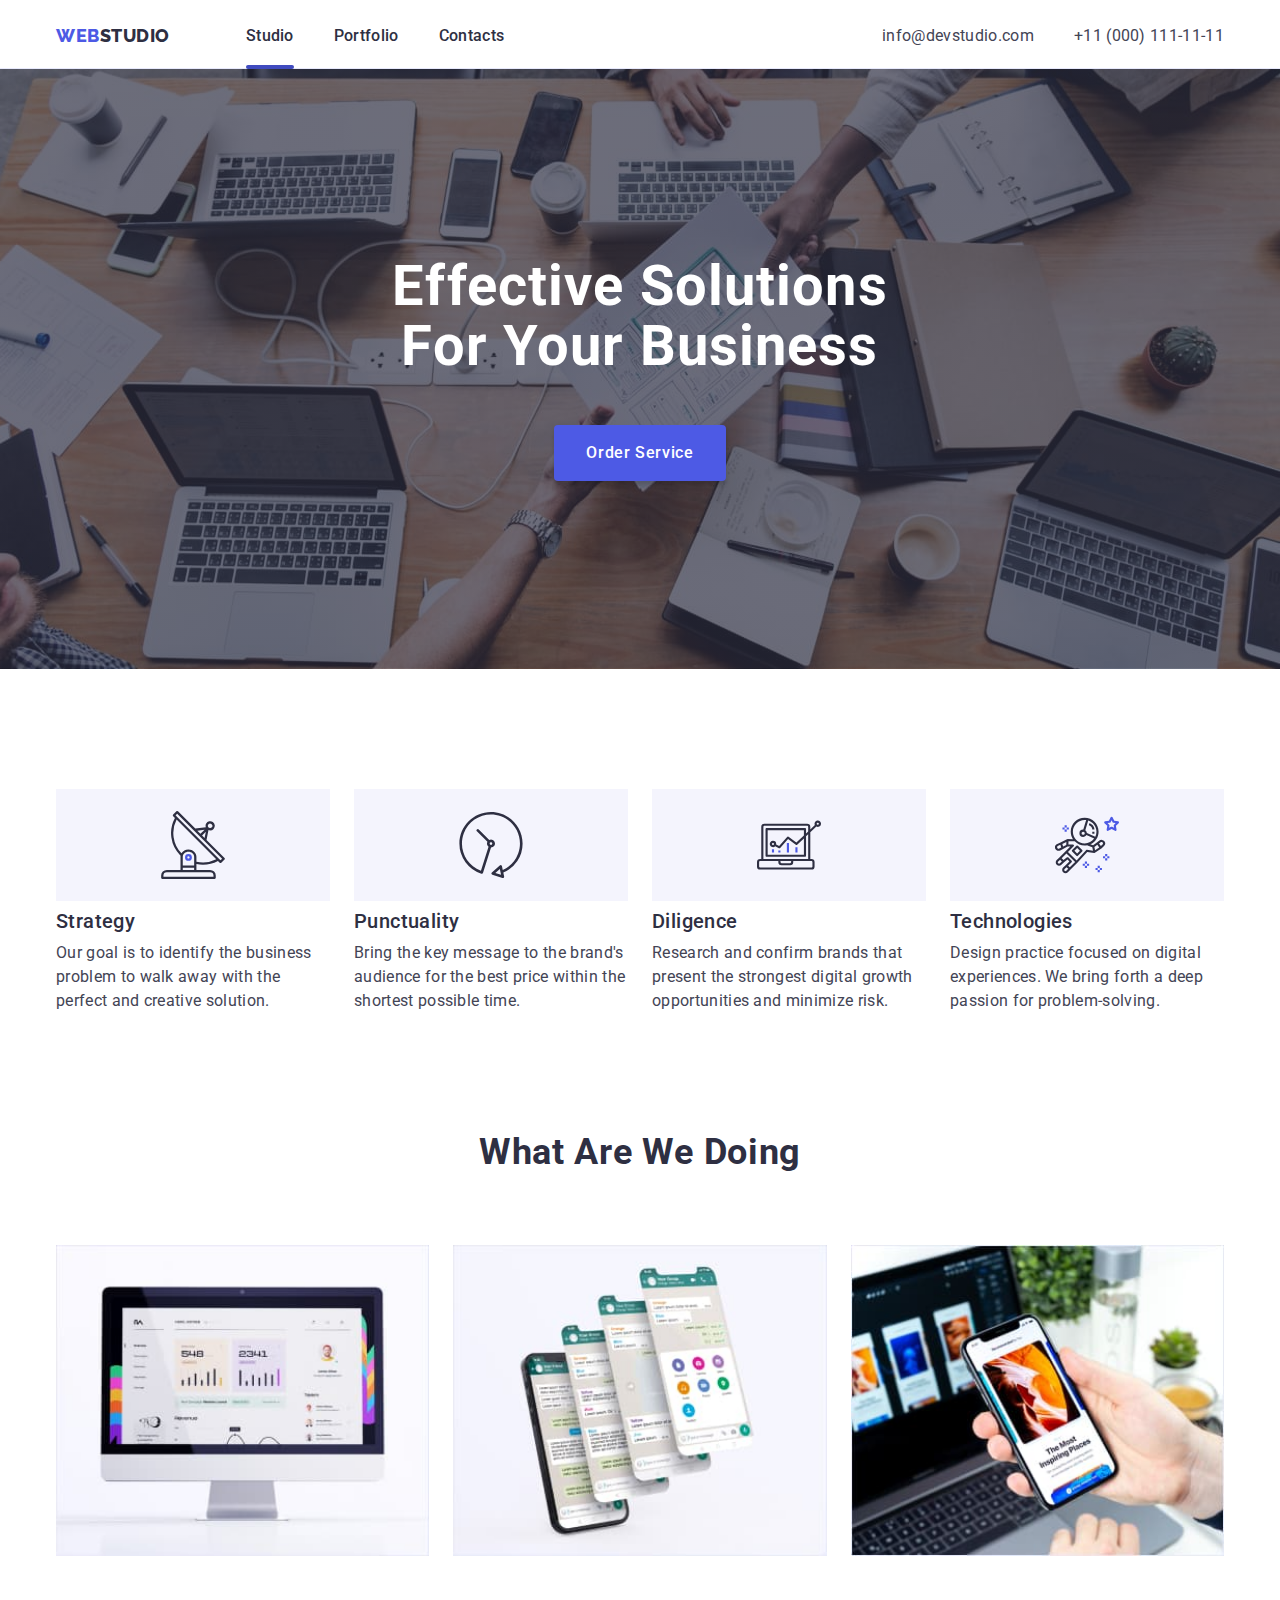
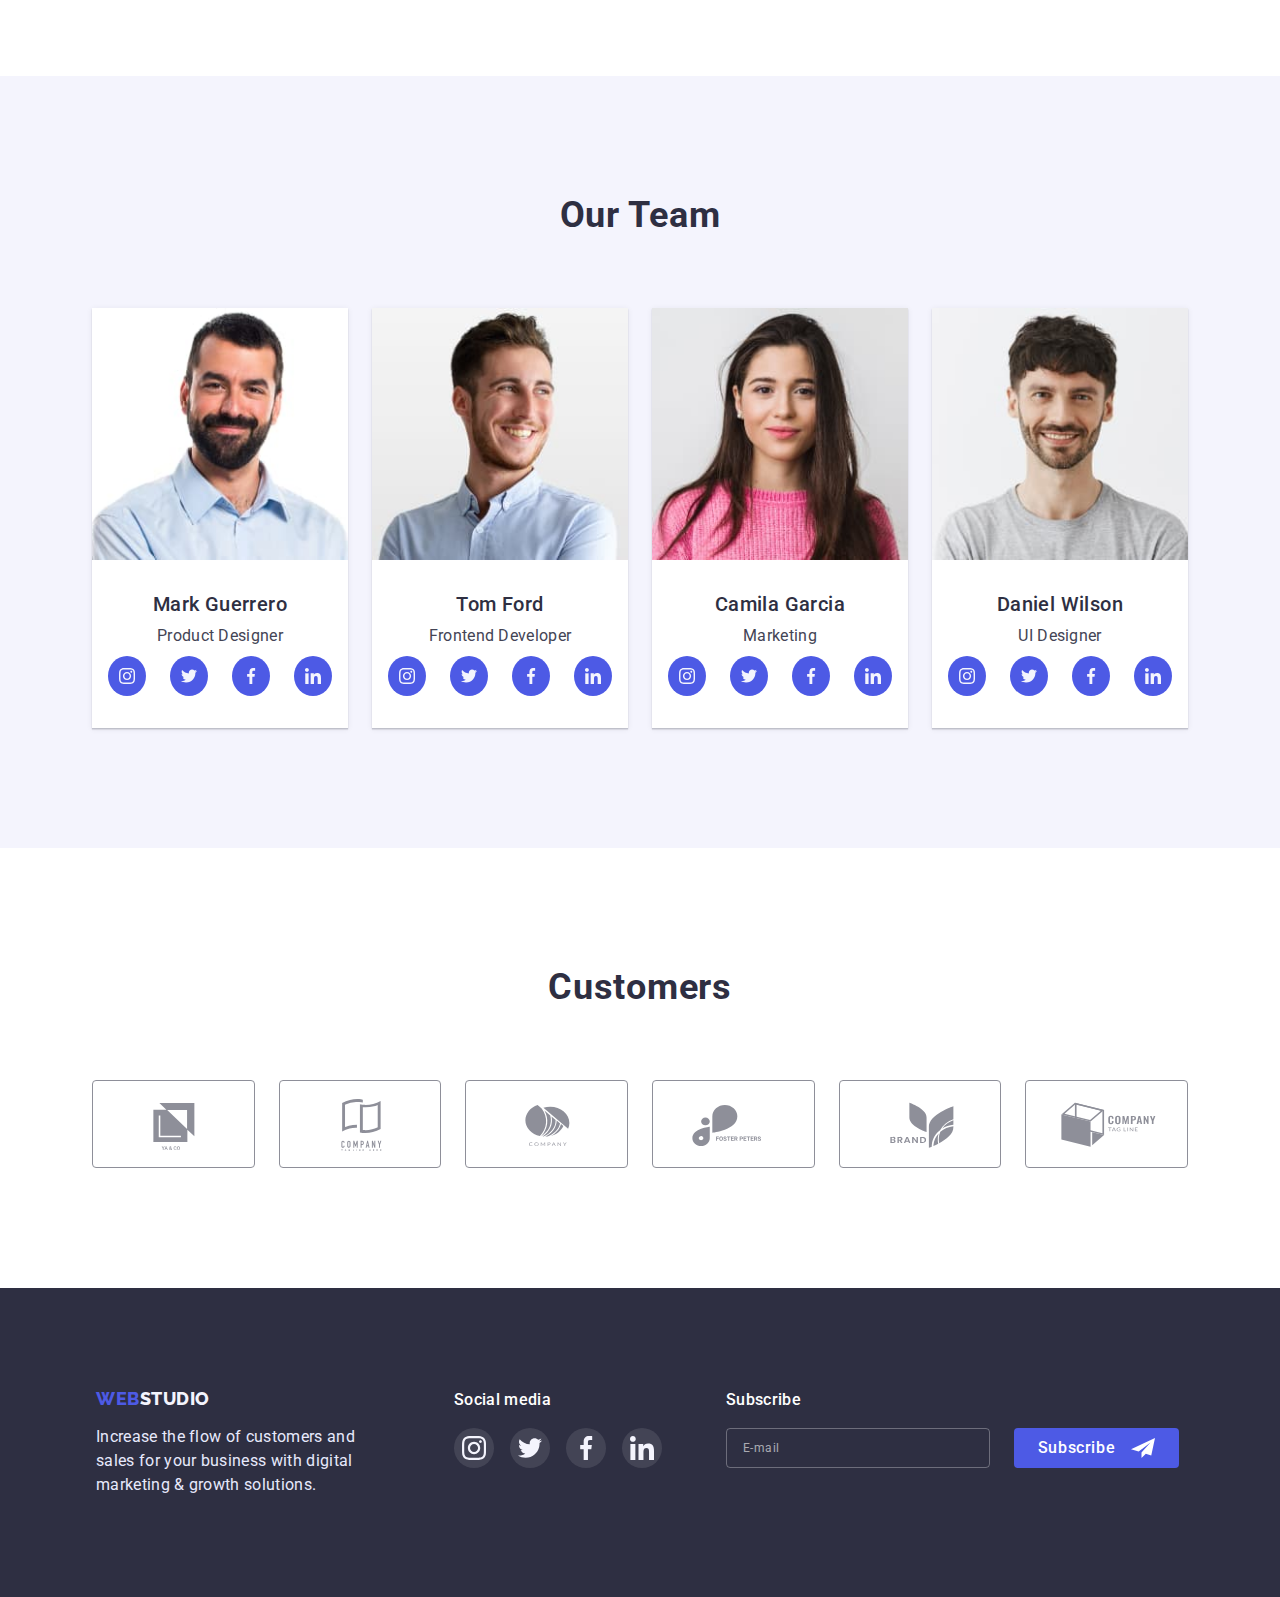
<file: index.html>
<!DOCTYPE html>
<html lang="en">
  <head>
    <meta charset="UTF-8" />
    <meta http-equiv="X-UA-Compatible" content="IE=edge" />
    <meta name="viewport" content="width=device-width, initial-scale=1.0" />
    <title>WebStudio</title>
    <link rel="preconnect" href="https://fonts.googleapis.com" />
    <link rel="preconnect" href="https://fonts.gstatic.com" crossorigin />
    <link
      href="https://fonts.googleapis.com/css2?family=Raleway:wght@800&family=Roboto:wght@400;500;700&display=swap"
      rel="stylesheet"
    />
    <link
      rel="stylesheet"
      href="https://cdnjs.cloudflare.com/ajax/libs/modern-normalize/1.1.0/modern-normalize.min.css"
    />

    <link rel="stylesheet" href="./css/styles.css" />
    <link rel="stylesheet" href="./css/mobile.css" />
    <link rel="stylesheet" href="./css/tablet.css" />
    <link rel="stylesheet" href="./css/desktop.css" />
  </head>
  <body class="body">
    <!--HEADER-->
    <header class="main-header">
      <div class="container header-container">
        <nav class="main-nav">
          <a class="logotype link" href="./index.html"
            >Web<span class="header-logo-part">Studio</span>
          </a>
          <ul class="menu list">
            <li class="menu-item">
              <a class="menu-link link current" href="./index.html">Studio</a>
            </li>
            <li class="menu-item">
              <a class="menu-link link" href="./portfolio.html">Portfolio</a>
            </li>
            <li class="menu-item">
              <a class="menu-link link" href="">Contacts</a>
            </li>
          </ul>
        </nav>
        <address class="contacts-address">
          <ul class="address-menu list">
            <li class="address-menu-item">
              <a class="contact-e-mail link" href="mailto:info@devstudio.com"
                >info@devstudio.com</a
              >
            </li>
            <li class="address-menu-item">
              <a class="contact-phone-number link" href="tel:+110001111111"
                >+11 (000) 111-11-11</a
              >
            </li>
          </ul>
        </address>
        <button class="header-menu-btn" type="button" data-menu-open>
          <svg class="header-btn-menu-icon" width="32" height="22">
            <use href="./images/icons.svg/icons.svg#icon-menu-btn-icon"></use>
          </svg>
        </button>
      </div>
      <!-- ------- MOB MENU  -------- -->
      <div class="mob-menu is-hidden" data-menu>
        <div class="container">
          <div>
            <button class="mob-menu-close" data-menu-close type="button">
              <svg class="mob-menu-close-icon" width="8" height="8">
                <use
                  href="./images/icons.svg/modal-wind-x.svg#icon-close-black-xx"
                ></use>
              </svg>
            </button>
            <nav>
              <ul class="mob-menu-list list">
                <li class="mob-menu-item">
                  <a class="mob-menu-link link current" href="./index.html"
                    >Studio</a
                  >
                </li>
                <li class="mob-menu-item">
                  <a class="mob-menu-link link" href="./portfolio.html"
                    >Portfolio</a
                  >
                </li>
                <li class="mob-menu-item">
                  <a class="mob-menu-link link" href="">Contacts</a>
                </li>
              </ul>
            </nav>
          </div>
          <div>
            <address class="mob-contacts-address">
              <ul class="mob-address-menu-list list">
                <li class="mob-address-menu-item">
                  <a
                    class="mob-contact-phone-number link"
                    href="tel:+110001111111"
                    >+11 (000) 111-11-11</a
                  >
                </li>
                <li class="mob-address-menu-item">
                  <a
                    class="mob-contact-e-mail link"
                    href="mailto:info@devstudio.com"
                    >info@devstudio.com</a
                  >
                </li>
              </ul>
            </address>
            <ul class="mob-soc-list list">
              <li class="mob-soc-item">
                <a href="" class="mob-soc-link link">
                  <svg class="mob-soc-icon" width="16" height="16">
                    <use
                      href="./images/icons.svg/symbol-defs.svg#icon-instagram"
                    ></use>
                  </svg>
                </a>
              </li>
              <li class="mob-soc-item">
                <a href="" class="mob-soc-link link">
                  <svg class="mob-soc-icon" width="16" height="16">
                    <use
                      href="./images/icons.svg/symbol-defs.svg#icon-twitter"
                    ></use>
                  </svg>
                </a>
              </li>
              <li class="mob-soc-item">
                <a href="" class="mob-soc-link link">
                  <svg class="mob-soc-icon" width="16" height="16">
                    <use
                      href="./images/icons.svg/symbol-defs.svg#icon-facebook"
                    ></use>
                  </svg>
                </a>
              </li>
              <li class="mob-soc-item">
                <a href="" class="mob-soc-link link">
                  <svg class="mob-soc-icon" width="16" height="16">
                    <use
                      href="./images/icons.svg/symbol-defs.svg#icon-linkedin"
                    ></use>
                  </svg>
                </a>
              </li>
            </ul>
          </div>
        </div>
      </div>
    </header>
    <!--MAIN-->
    <main class="main">
      <!--HERO-->
      <section class="hero">
        <h1 class="main-title">Effective Solutions for Your Business</h1>
        <button class="modal-btn" data-modal-open type="button">
          Order Service
        </button>
      </section>
      <!--PRINCIPLRS OF WORK-->
      <section class="principles">
        <div class="container">
          <h2 class="visually-hidden">Principles of work</h2>
          <ul class="principles-list list">
            <li class="principles-item icon-sat-antenna">
              <h3 class="principles-suptitle suptitle">Strategy</h3>
              <p class="principles-text">
                Our goal is to identify the business problem to walk away with
                the perfect and creative solution.
              </p>
            </li>
            <li class="principles-item icon-clock">
              <h3 class="principles-suptitle suptitle">Punctuality</h3>
              <p class="principles-text">
                Bring the key message to the brand's audience for the best price
                within the shortest possible time.
              </p>
            </li>
            <li class="principles-item icon-comp">
              <h3 class="principles-suptitle suptitle">Diligence</h3>
              <p class="principles-text">
                Research and confirm brands that present the strongest digital
                growth opportunities and minimize risk.
              </p>
            </li>
            <li class="principles-item icon-cosmonaut">
              <h3 class="principles-suptitle suptitle">Technologies</h3>
              <p class="principles-text">
                Design practice focused on digital experiences. We bring forth a
                deep passion for problem-solving.
              </p>
            </li>
          </ul>
        </div>
      </section>
      <!--ABOUT-->
      <section class="about">
        <div class="container">
          <h2 class="about-title">What are we doing</h2>
          <ul class="about-list list">
            <li class="about-item">
              <img
                srcset="./images/monitor1.jpg 1x, ./images/monitor1-2x.jpg 2x"
                src="./images/monitor1.jpg"
                alt="monitor"
                width="360"
              />
            </li>
            <li class="about-item">
              <img
                srcset="
                  ./images/smartphone2.jpg    1x,
                  ./images/smartphone2-2x.jpg 2x
                "
                src="./images/smartphone2.jpg"
                alt="smartphone"
                width="360"
              />
            </li>
            <li class="about-item">
              <img
                srcset="
                  ./images/smartphone-laptop3.jpg    1x,
                  ./images/smartphone-laptop3-2x.jpg 2x
                "
                src="./images/smartphone-laptop3.jpg"
                alt="smartphone laptop"
                width="360"
              />
            </li>
          </ul>
        </div>
      </section>
      <!--OUR TEAM-->
      <section class="team">
        <div class="container container-small">
          <h2 class="team-title">Our Team</h2>
          <ul class="team-list list">
            <li class="team-item">
              <img
                srcset="
                  ./images/mark-guerrero1.jpg    1x,
                  ./images/mark-guerrero1-2x.jpg 2x
                "
                src="./images/mark-guerrero1.jpg"
                alt="employee mark guerrero"
                width="264"
              />
              <div class="team-suptitle-text">
                <h3 class="team-suptitle suptitle">Mark Guerrero</h3>
                <p class="team-text">Product Designer</p>
                <ul class="team-soc-list list">
                  <li class="team-soc-item">
                    <a href="" class="team-soc-link link">
                      <svg class="team-soc-icon" width="16" height="16">
                        <use
                          href="./images/icons.svg/symbol-defs.svg#icon-instagram"
                        ></use>
                      </svg>
                    </a>
                  </li>
                  <li class="team-soc-item">
                    <a href="" class="team-soc-link link">
                      <svg class="team-soc-icon" width="16" height="16">
                        <use
                          href="./images/icons.svg/symbol-defs.svg#icon-twitter"
                        ></use>
                      </svg>
                    </a>
                  </li>
                  <li class="team-soc-item">
                    <a href="" class="team-soc-link link">
                      <svg class="team-soc-icon" width="16" height="16">
                        <use
                          href="./images/icons.svg/symbol-defs.svg#icon-facebook"
                        ></use>
                      </svg>
                    </a>
                  </li>
                  <li class="team-soc-item">
                    <a href="" class="team-soc-link link">
                      <svg class="team-soc-icon" width="16" height="16">
                        <use
                          href="./images/icons.svg/symbol-defs.svg#icon-linkedin"
                        ></use>
                      </svg>
                    </a>
                  </li>
                </ul>
              </div>
            </li>
            <li class="team-item">
              <img
                srcset="./images/tom-ford2.jpg 1x, ./images/tom-ford2-2x.jpg 2x"
                src="./images/tom-ford2.jpg"
                alt="employee tom ford"
                width="264"
              />
              <div class="team-suptitle-text">
                <h3 class="team-suptitle suptitle">Tom Ford</h3>
                <p class="team-text">Frontend Developer</p>
                <ul class="team-soc-list list">
                  <li class="team-soc-item">
                    <a href="" class="team-soc-link link">
                      <svg class="team-soc-icon" width="16" height="16">
                        <use
                          href="./images/icons.svg/symbol-defs.svg#icon-instagram"
                        ></use>
                      </svg>
                    </a>
                  </li>
                  <li class="team-soc-item">
                    <a href="" class="team-soc-link link">
                      <svg class="team-soc-icon" width="16" height="16">
                        <use
                          href="./images/icons.svg/symbol-defs.svg#icon-twitter"
                        ></use>
                      </svg>
                    </a>
                  </li>
                  <li class="team-soc-item">
                    <a href="" class="team-soc-link link">
                      <svg class="team-soc-icon" width="16" height="16">
                        <use
                          href="./images/icons.svg/symbol-defs.svg#icon-facebook"
                        ></use>
                      </svg>
                    </a>
                  </li>
                  <li class="team-soc-item">
                    <a href="" class="team-soc-link link">
                      <svg class="team-soc-icon" width="16" height="16">
                        <use
                          href="./images/icons.svg/symbol-defs.svg#icon-linkedin"
                        ></use>
                      </svg>
                    </a>
                  </li>
                </ul>
              </div>
            </li>
            <li class="team-item">
              <img
                srcset="
                  ./images/camila-garcia3.jpg    1x,
                  ./images/camila-garcia3-2x.jpg 2x
                "
                src="./images/camila-garcia3.jpg"
                alt="employee camila garcia"
                width="264"
              />
              <div class="team-suptitle-text">
                <h3 class="team-suptitle suptitle">Camila Garcia</h3>
                <p class="team-text">Marketing</p>
                <ul class="team-soc-list list">
                  <li class="team-soc-item">
                    <a href="" class="team-soc-link link">
                      <svg class="team-soc-icon" width="16" height="16">
                        <use
                          href="./images/icons.svg/symbol-defs.svg#icon-instagram"
                        ></use>
                      </svg>
                    </a>
                  </li>
                  <li class="team-soc-item">
                    <a href="" class="team-soc-link link">
                      <svg class="team-soc-icon" width="16" height="16">
                        <use
                          href="./images/icons.svg/symbol-defs.svg#icon-twitter"
                        ></use>
                      </svg>
                    </a>
                  </li>
                  <li class="team-soc-item">
                    <a href="" class="team-soc-link link">
                      <svg class="team-soc-icon" width="16" height="16">
                        <use
                          href="./images/icons.svg/symbol-defs.svg#icon-facebook"
                        ></use>
                      </svg>
                    </a>
                  </li>
                  <li class="team-soc-item">
                    <a href="" class="team-soc-link link">
                      <svg class="team-soc-icon" width="16" height="16">
                        <use
                          href="./images/icons.svg/symbol-defs.svg#icon-linkedin"
                        ></use>
                      </svg>
                    </a>
                  </li>
                </ul>
              </div>
            </li>
            <li class="team-item">
              <img
                srcset="
                  ./images/daniel-wilson4.jpg    1x,
                  ./images/daniel-wilson4-2x.jpg 2x
                "
                src="./images/daniel-wilson4.jpg"
                alt="employee daniel wilson"
                width="264"
              />
              <div class="team-suptitle-text">
                <h3 class="team-suptitle suptitle">Daniel Wilson</h3>
                <p class="team-text">UI Designer</p>
                <ul class="team-soc-list list">
                  <li class="team-soc-item">
                    <a href="" class="team-soc-link link">
                      <svg class="team-soc-icon" width="16" height="16">
                        <use
                          href="./images/icons.svg/symbol-defs.svg#icon-instagram"
                        ></use>
                      </svg>
                    </a>
                  </li>
                  <li class="team-soc-item">
                    <a href="" class="team-soc-link link">
                      <svg class="team-soc-icon" width="16" height="16">
                        <use
                          href="./images/icons.svg/symbol-defs.svg#icon-twitter"
                        ></use>
                      </svg>
                    </a>
                  </li>
                  <li class="team-soc-item">
                    <a href="" class="team-soc-link link">
                      <svg class="team-soc-icon" width="16" height="16">
                        <use
                          href="./images/icons.svg/symbol-defs.svg#icon-facebook"
                        ></use>
                      </svg>
                    </a>
                  </li>
                  <li class="team-soc-item">
                    <a href="" class="team-soc-link link">
                      <svg class="team-soc-icon" width="16" height="16">
                        <use
                          href="./images/icons.svg/symbol-defs.svg#icon-linkedin"
                        ></use>
                      </svg>
                    </a>
                  </li>
                </ul>
              </div>
            </li>
          </ul>
        </div>
      </section>
      <!--CUSTOMERS-->
      <section class="customers container-small">
        <div class="container">
          <h2 class="customers-title">Customers</h2>
          <ul class="customers-list list">
            <li class="customers-item">
              <a href="" class="customers-link link">
                <svg class="customers-icon" width="104" height="56">
                  <use
                    href="./images/icons.svg/icons.svg#icon-Logo-ya-and-co-aa"
                  ></use>
                </svg>
              </a>
            </li>
            <li class="customers-item">
              <a href="" class="customers-link link">
                <svg class="customers-icon" width="104" height="56">
                  <use
                    href="./images/icons.svg/icons.svg#icon-Logo-tagline-here-bb"
                  ></use>
                </svg>
              </a>
            </li>
            <li class="customers-item">
              <a href="" class="customers-link link">
                <svg class="customers-icon" width="104" height="56">
                  <use
                    href="./images/icons.svg/icons.svg#icon-Logo-company-cc"
                  ></use>
                </svg>
              </a>
            </li>
            <li class="customers-item">
              <a href="" class="customers-link link">
                <svg class="customers-icon" width="104" height="56">
                  <use
                    href="./images/icons.svg/icons.svg#icon-Logo-foster-peters-dd"
                  ></use>
                </svg>
              </a>
            </li>
            <li class="customers-item">
              <a href="" class="customers-link link">
                <svg class="customers-icon" width="104" height="56">
                  <use
                    href="./images/icons.svg/icons.svg#icon-Logo-brand-ee"
                  ></use>
                </svg>
              </a>
            </li>
            <li class="customers-item">
              <a href="" class="customers-link link">
                <svg class="customers-icon" width="104" height="56">
                  <use
                    href="./images/icons.svg/icons.svg#icon-Logo-company-tag-line-ff"
                  ></use>
                </svg>
              </a>
            </li>
          </ul>
        </div>
      </section>
    </main>
    <!--FOOTER-->
    <footer class="footer">
      <div class="container footer-container">
        <div class="footer-wrap-logo">
          <a class="footer-logotype link" href="./index.html"
            >Web<span class="footer-logo-part">Studio</span>
          </a>
          <p class="footer-text">
            Increase the flow of customers and sales for your business with
            digital marketing & growth solutions.
          </p>
        </div>
        <div class="footer-wrap-cocial-media">
          <h3 class="footer-suptitle">Social media</h3>
          <ul class="footer-soc-list list">
            <li class="footer-soc-item">
              <a href="" class="footer-soc-link link">
                <svg class="footer-soc-icon" width="24" height="24">
                  <use
                    href="./images/icons.svg/symbol-defs.svg#icon-instagram"
                  ></use>
                </svg>
              </a>
            </li>
            <li class="footer-soc-item">
              <a href="" class="footer-soc-link link">
                <svg class="footer-soc-icon" width="24" height="24">
                  <use
                    href="./images/icons.svg/symbol-defs.svg#icon-twitter"
                  ></use>
                </svg>
              </a>
            </li>
            <li class="footer-soc-item">
              <a href="" class="footer-soc-link link">
                <svg class="footer-soc-icon" width="24" height="24">
                  <use
                    href="./images/icons.svg/symbol-defs.svg#icon-facebook"
                  ></use>
                </svg>
              </a>
            </li>
            <li class="footer-soc-item">
              <a href="" class="footer-soc-link link">
                <svg class="footer-soc-icon" width="24" height="24">
                  <use
                    href="./images/icons.svg/symbol-defs.svg#icon-linkedin"
                  ></use>
                </svg>
              </a>
            </li>
          </ul>
        </div>
        <section class="subscribe">
          <h3 class="footer-suptitle">Subscribe</h3>
          <form class="subscribe-form">
            <input
              name="subscribe-email"
              type="email"
              class="subscribe-input"
              placeholder="E-mail"
            />
            <div class="subscribe-btn-wrap">
              <button type="submit" class="btn button-subscribe">
                Subscribe
              </button>
              <svg class="subscribe-btn-icon" width="24" height="24">
                <use href="./images/icons.svg/icons.svg#icon-send-plane"></use>
              </svg>
            </div>
          </form>
        </section>
      </div>
    </footer>
    <div class="backdrop is-hidden" data-modal>
      <div class="modal">
        <button class="modal-close" data-modal-close type="button">
          <svg class="modal-close-icon" width="8" height="8">
            <use
              href="./images/icons.svg/modal-wind-x.svg#icon-close-black-xx"
            ></use>
          </svg>
        </button>
        <p class="modal-title">Leave your contacts and we will call you back</p>
        <form class="modal-form">
          <div class="modal-field">
            <label for="user-name" class="modal-input-text">Name</label>
            <div class="input-wrap">
              <input
                name="user-name"
                id="user-name"
                type="text"
                class="modal-input"
                required
              />
              <svg class="modal-input-icon" width="18" height="18">
                <use href="./images/icons.svg/icons.svg#icon-person-aaa"></use>
              </svg>
            </div>
          </div>
          <div class="modal-field">
            <label for="user-tel" class="modal-input-text">Phone</label>
            <div class="input-wrap">
              <input
                name="user-tel"
                id="user-tel"
                type="tel"
                class="modal-input"
                required
              />
              <svg class="modal-input-icon" width="18" height="24">
                <use href="./images/icons.svg/icons.svg#icon-phone-ccc"></use>
              </svg>
            </div>
          </div>
          <div class="modal-field">
            <label for="user-email" class="modal-input-text">Email</label>
            <div class="input-wrap">
              <input
                name="user-email"
                id="user-email"
                type="email"
                class="modal-input"
              />
              <svg class="modal-input-icon" width="18" height="24">
                <use href="./images/icons.svg/icons.svg#icon-email-bbb"></use>
              </svg>
            </div>
          </div>
          <div class="modal-field-comment">
            <label for="user-text" class="modal-input-text">Comment</label>
            <textarea
              name="user-text"
              id="user-text"
              class="modal-comment"
              placeholder="Text input"
            ></textarea>
          </div>
          <div class="modal-field-checkbox">
            <input
              type="checkbox"
              id="policy"
              name="policy"
              value="true"
              class="modal-check visually-hidden"
              required
            />
            <label for="policy" class="check-text"
              >I accept the terms and conditions of the
              <a class="modal-policy-link" href=""> Privacy Policy</a></label
            >
          </div>
          <button type="submit" class="button-send">Send</button>
        </form>
      </div>
    </div>
    <script src="./js/modal.js"></script>
    <script src="./js/menu.js"></script>
  </body>
</html>
</file>
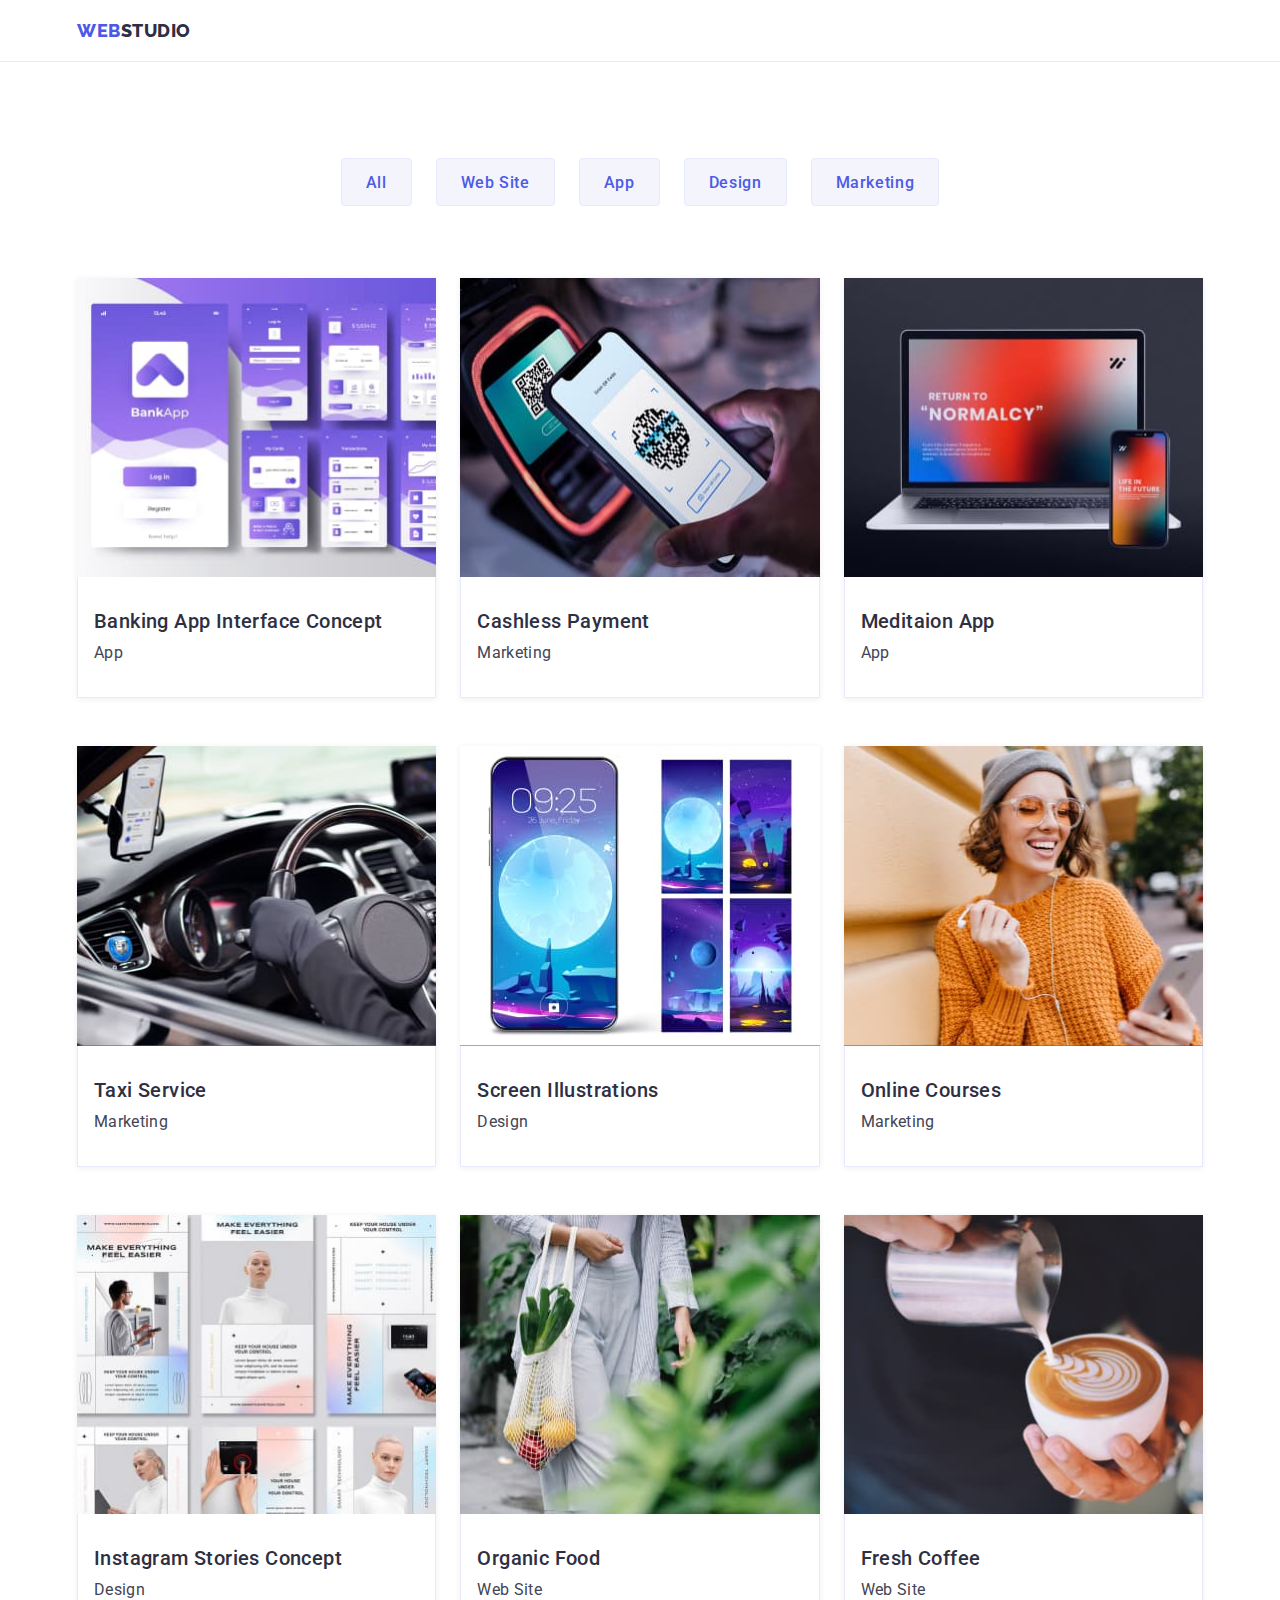
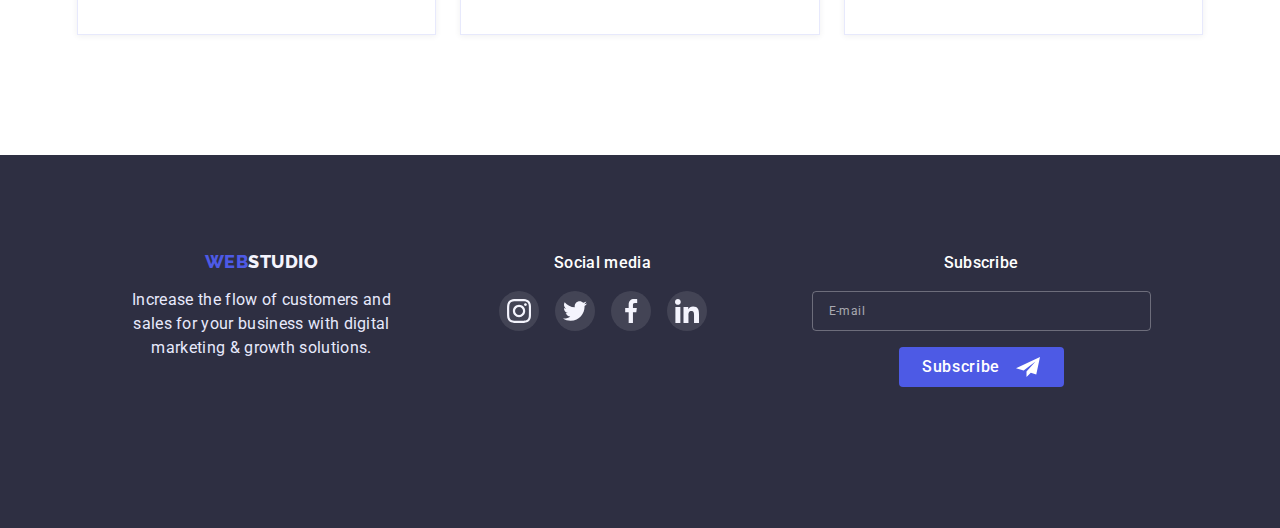
<file: portfolio.html>
<!DOCTYPE html>
<html lang="en">
  <head>
    <meta charset="UTF-8" />
    <meta http-equiv="X-UA-Compatible" content="IE=edge" />
    <meta name="viewport" content="width=device-width, initial-scale=1.0" />
    <title>Portfolio</title>
    <link rel="preconnect" href="https://fonts.googleapis.com" />
    <link rel="preconnect" href="https://fonts.gstatic.com" crossorigin />
    <link
      href="https://fonts.googleapis.com/css2?family=Raleway:wght@800&family=Roboto:wght@400;500;700&display=swap"
      rel="stylesheet"
    />
    <link
      rel="stylesheet"
      href="https://cdnjs.cloudflare.com/ajax/libs/modern-normalize/1.1.0/modern-normalize.min.css"
    />
    <link rel="stylesheet" href="./css/styles.css" />
  </head>
  <body>
    <!--HEADER-PORTFPLIO-->
    <header class="main-header">
      <div class="container heder-container">
        <nav class="main-nav">
          <a class="logotype link" href="./index.html"
            >Web<span class="header-logo-part">Studio</span>
          </a>
          <ul class="menu list">
            <li class="menu-item">
              <a class="menu-link link" href="./index.html">Studio</a>
            </li>
            <li class="menu-item">
              <a class="menu-link link current" href="./portfolio.html"
                >Portfolio</a
              >
            </li>
            <li class="menu-item">
              <a class="menu-link link" href="">Contacts</a>
            </li>
          </ul>
        </nav>
        <address class="contacts-address">
          <ul class="address-menu list">
            <li class="address-menu-item">
              <a class="contact-e-mail link" href="mailto:info@devstudio.com"
                >info@devstudio.com</a
              >
            </li>
            <li class="address-menu-item">
              <a class="contact-phone-number link" href="tel:+110001111111"
                >+11 (000) 111-11-11</a
              >
            </li>
          </ul>
        </address>
      </div>
    </header>

    <!--MAIN-PORTFOLIO-->

    <main class="main-portfolio">
      <section class="portfolio">
        <div class="container">
          <h1 class="visually-hidden">Portfolio</h1>
          <ul class="portfolio-list list">
            <li class="portfolio-item">
              <button class="portfolio-btn" type="button">All</button>
            </li>
            <li class="portfolio-item">
              <button class="portfolio-btn" type="button">Web Site</button>
            </li>
            <li class="portfolio-item">
              <button class="portfolio-btn" type="button">App</button>
            </li>
            <li class="portfolio-item">
              <button class="portfolio-btn" type="button">Design</button>
            </li>
            <li class="portfolio-item">
              <button class="portfolio-btn" type="button">Marketing</button>
            </li>
          </ul>
          <ul class="job-list list">
            <li class="job-item">
              <a class="picture-link link" href="">
                <div class="portfolio-top-wrap">
                  <img
                    src="./images/portfolio/banking-a-i-c-a.jpg"
                    alt="banking app
            interface concept"
                    width="360"
                    height="300"
                  />
                  <p class="portfolio-top-text">
                    14 Stylish and User-Friendly App Design Concepts · Task
                    Manager App · Calorie Tracker App · Exotic Fruit Ecommerce
                    App · Cloud Storage App
                  </p>
                </div>
                <div class="box-suptitle-text">
                  <h2 class="job-suptitle suptitle">
                    Banking App Interface Concept
                  </h2>
                  <p class="job-text">App</p>
                </div>
              </a>
            </li>
            <li class="job-item">
              <a class="picture-link link" href="">
                <div class="portfolio-top-wrap">
                  <img
                    src="./images/portfolio/cashless-payment-b.jpg"
                    alt="cashless
            payment"
                    width="360"
                    height="300"
                  />
                  <p class="portfolio-top-text">
                    14 Stylish and User-Friendly App Design Concepts · Task
                    Manager App · Calorie Tracker App · Exotic Fruit Ecommerce
                    App · Cloud Storage App
                  </p>
                </div>
                <div class="box-suptitle-text">
                  <h2 class="job-suptitle suptitle">Cashless Payment</h2>
                  <p class="job-text">Marketing</p>
                </div>
              </a>
            </li>
            <li class="job-item">
              <a class="picture-link link" href="">
                <div class="portfolio-top-wrap">
                  <img
                    src="./images/portfolio/meditaion-app-c.jpg"
                    alt="meditaion
            app"
                    width="360"
                    height="300"
                  />
                  <p class="portfolio-top-text">
                    14 Stylish and User-Friendly App Design Concepts · Task
                    Manager App · Calorie Tracker App · Exotic Fruit Ecommerce
                    App · Cloud Storage App
                  </p>
                </div>
                <div class="box-suptitle-text">
                  <h2 class="job-suptitle suptitle">Meditaion App</h2>
                  <p class="job-text">App</p>
                </div>
              </a>
            </li>
            <li class="job-item">
              <a class="picture-link link" href="">
                <div class="portfolio-top-wrap">
                  <img
                    src="./images/portfolio/taxi-service-d.jpg"
                    alt="taxi service"
                    width="360"
                    height="300"
                  />
                  <p class="portfolio-top-text">
                    14 Stylish and User-Friendly App Design Concepts · Task
                    Manager App · Calorie Tracker App · Exotic Fruit Ecommerce
                    App · Cloud Storage App
                  </p>
                </div>
                <div class="box-suptitle-text">
                  <h2 class="job-suptitle suptitle">Taxi Service</h2>
                  <p class="job-text">Marketing</p>
                </div>
              </a>
            </li>
            <li class="job-item">
              <a class="picture-link link" href="">
                <div class="portfolio-top-wrap">
                  <img
                    src="./images/portfolio/screen-illustrations-e.jpg"
                    alt="screen
            illustrations"
                    width="360"
                    height="300"
                  />
                  <p class="portfolio-top-text">
                    14 Stylish and User-Friendly App Design Concepts · Task
                    Manager App · Calorie Tracker App · Exotic Fruit Ecommerce
                    App · Cloud Storage App
                  </p>
                </div>
                <div class="box-suptitle-text">
                  <h2 class="job-suptitle suptitle">Screen Illustrations</h2>
                  <p class="job-text">Design</p>
                </div>
              </a>
            </li>
            <li class="job-item">
              <a class="picture-link link" href="">
                <div class="portfolio-top-wrap">
                  <img
                    src="./images/portfolio/online-courses-f.jpg"
                    alt="online
            courses"
                    width="360"
                    height="300"
                  />
                  <p class="portfolio-top-text">
                    14 Stylish and User-Friendly App Design Concepts · Task
                    Manager App · Calorie Tracker App · Exotic Fruit Ecommerce
                    App · Cloud Storage App
                  </p>
                </div>
                <div class="box-suptitle-text">
                  <h2 class="job-suptitle suptitle">Online Courses</h2>
                  <p class="job-text">Marketing</p>
                </div>
              </a>
            </li>
            <li class="job-item">
              <a class="picture-link link" href="">
                <div class="portfolio-top-wrap">
                  <img
                    src="./images/portfolio/instagram-stories-concept-g.jpg"
                    alt="instagram stories concept"
                    width="360"
                    height="300"
                  />
                  <p class="portfolio-top-text">
                    14 Stylish and User-Friendly App Design Concepts · Task
                    Manager App · Calorie Tracker App · Exotic Fruit Ecommerce
                    App · Cloud Storage App
                  </p>
                </div>
                <div class="box-suptitle-text">
                  <h2 class="job-suptitle suptitle">
                    Instagram Stories Concept
                  </h2>
                  <p class="job-text">Design</p>
                </div>
              </a>
            </li>
            <li class="job-item">
              <a class="picture-link link" href="">
                <div class="portfolio-top-wrap">
                  <img
                    src="./images/portfolio/organic-food-h.jpg"
                    alt="organic food"
                    width="360"
                    height="300"
                  />
                  <p class="portfolio-top-text">
                    14 Stylish and User-Friendly App Design Concepts · Task
                    Manager App · Calorie Tracker App · Exotic Fruit Ecommerce
                    App · Cloud Storage App
                  </p>
                </div>
                <div class="box-suptitle-text">
                  <h2 class="job-suptitle suptitle">Organic Food</h2>
                  <p class="job-text">Web Site</p>
                </div>
              </a>
            </li>
            <li class="job-item">
              <a class="picture-link link" href="">
                <div class="portfolio-top-wrap">
                  <img
                    src="./images/portfolio/fresh-coffee-i.jpg"
                    alt="fresh coffee"
                    width="360"
                    height="300"
                  />
                  <p class="portfolio-top-text">
                    14 Stylish and User-Friendly App Design Concepts · Task
                    Manager App · Calorie Tracker App · Exotic Fruit Ecommerce
                    App · Cloud Storage App
                  </p>
                </div>
                <div class="box-suptitle-text">
                  <h2 class="job-suptitle suptitle">Fresh Coffee</h2>
                  <p class="job-text">Web Site</p>
                </div>
              </a>
            </li>
          </ul>
        </div>
      </section>
    </main>

    <!--FOOTER-->
    <footer class="footer">
      <div class="container footer-container">
        <div class="footer-wrap-logo">
          <a class="footer-logotype link" href="./index.html"
            >Web<span class="footer-logo-part">Studio</span>
          </a>
          <p class="footer-text">
            Increase the flow of customers and sales for your business with
            digital marketing & growth solutions.
          </p>
        </div>
        <div class="footer-wrap-cocial-media">
          <h3 class="footer-suptitle">Social media</h3>
          <ul class="footer-soc-list list">
            <li class="footer-soc-item">
              <a href="" class="footer-soc-link link">
                <svg class="footer-soc-icon" width="24" height="24">
                  <use
                    href="./images/icons.svg/symbol-defs.svg#icon-instagram"
                  ></use>
                </svg>
              </a>
            </li>
            <li class="footer-soc-item">
              <a href="" class="footer-soc-link link">
                <svg class="footer-soc-icon" width="24" height="24">
                  <use
                    href="./images/icons.svg/symbol-defs.svg#icon-twitter"
                  ></use>
                </svg>
              </a>
            </li>
            <li class="footer-soc-item">
              <a href="" class="footer-soc-link link">
                <svg class="footer-soc-icon" width="24" height="24">
                  <use
                    href="./images/icons.svg/symbol-defs.svg#icon-facebook"
                  ></use>
                </svg>
              </a>
            </li>
            <li class="footer-soc-item">
              <a href="" class="footer-soc-link link">
                <svg class="footer-soc-icon" width="24" height="24">
                  <use
                    href="./images/icons.svg/symbol-defs.svg#icon-linkedin"
                  ></use>
                </svg>
              </a>
            </li>
          </ul>
        </div>
        <section class="subscribe">
          <h3 class="footer-suptitle">Subscribe</h3>
          <form class="subscribe-form">
            <input
              name="subscribe-email"
              type="email"
              class="subscribe-input"
              placeholder="E-mail"
            />
            <div class="subscribe-btn-wrap">
              <button type="submit" class="btn button-subscribe">
                Subscribe
              </button>
              <svg class="subscribe-btn-icon" width="24" height="24">
                <use href="./images/icons.svg/icons.svg#icon-send-plane"></use>
              </svg>
            </div>
          </form>
        </section>
      </div>
    </footer>
    <script src="./js/modal.js"></script>
  </body>
</html>
</file>
<file: css/styles.css>
html {
  box-sizing: border-box;
}

*,
*::before,
*::after {
  box-sizing: inherit;
}

ul {
  margin: 0;
  padding-left: 0;
}

img {
  max-width: 100%;
  height: auto;
  width: 100%;
  display: block;
}

.list {
  padding: 0;
  list-style: none;
}

.link {
  text-decoration: none;
}

.no-scroll {
  overflow: hidden;
}

h1,
h2,
h3,
h4,
h5,
h6,
p {
  margin: 0;
}

ul {
  margin: 0;
  padding-left: 0;
}

body {
  margin: 0 auto;
  font-family: "Roboto", sans-serif;
  color: #2e2f42;
}

:root {
  --accent-color: #4d5ae5;
  --second-font-family: "Raleway", sans-serif;
  --second-color: #434455;
  --dark-background-color: #2e2f42;
  --gra: linear-gradient(rgba(46, 47, 66, 0.7), rgba(46, 47, 66, 0.7));
}

.visually-hidden {
  position: absolute;
  width: 1px;
  height: 1px;
  margin: -1px;
  border: 0;
  padding: 0;
  white-space: nowrap;
  clip-path: inset(100%);
  clip: rect(0 0 0 0);
  overflow: hidden;
}

/* ============================ COMPONENTS =======*/

.suptitle {
  margin-top: 0;
  margin-bottom: 8px;
  font-weight: 500;
  font-size: 20px;
  line-height: 1.2;
  letter-spacing: 0.02em;
}

/* ============================= HEADER ======= */

.main-header {
  max-width: 100%;
  border-bottom: 1px solid #e7e9fc;
  background-color: #ffffff;
  padding-top: 20px;
  padding-bottom: 20px;
}

.container {
  margin: 0 auto;
  padding-left: 16px;
  padding-right: 16px;
  max-width: 1158px;
}

.header-container {
  display: flex;
  justify-content: space-between;
}

.logotype {
  margin-right: auto;
  padding: 0;
  align-items: center;
  font-family: var(--second-font-family);
  font-style: normal;
  font-weight: 800;
  font-size: 18px;
  line-height: 1.17;
  display: flex;
  align-items: center;
  letter-spacing: 0.03em;
  text-transform: uppercase;
  color: var(--accent-color);
}

.header-logo-part {
  color: #2e2f42;
}

.header-menu-btn {
  width: 32px;
  height: 22px;
  border: transparent;
  padding: 0;
  cursor: pointer;
  align-items: center;
  display: flex;
}

.header-btn-menu-icon {
  background-color: transparent;
  stroke: #2e2f42;
}

.header-menu-btn:is(:hover, :focus) .header-btn-menu-icon {
  stroke: #f4f4fd;
}
.header-menu-btn:hover,
.header-menu-btn:focus {
  background-color: #404bbf;
}

.menu-open-btn:hover,
.menu-open-btn:focus {
  background-color: #404bbf;
}

.menu {
  display: none;
}

.address-menu {
  display: none;
}

/* =============MOB MENU ++++===++=*/

.mob-menu {
  position: fixed;
  top: 0;
  z-index: 1;
  width: 100%;
  height: 100vh;
  background-color: #ffffff;
  padding-top: 24px;
  padding-bottom: 40px;
  padding-right: 24px;
  padding-left: 40px;
}

.mob-menu > .container {
  padding-left: 0;
  padding-right: 0;
  height: 100%;
  display: flex;
  flex-direction: column;
  justify-content: space-between;
  overflow-y: auto;
}

.mob-menu-close {
  cursor: pointer;
  color: #000000;
  background-color: #e7e9fc;
  width: 24px;
  height: 24px;
  border: 1px solid rgba(0, 0, 0, 0.1);
  border-radius: 50%;
  display: block;
  margin-left: auto;
  transition: background-color 250ms cubic-bezier(0.4, 0, 0.2, 1),
    fill 250ms cubic-bezier(0.4, 0, 0.2, 1);
  margin-bottom: 32px;
}

.mob-menu-close:is(:hover, :focus) {
  background-color: #404bbf;
  fill: #ffffff;
}

.mob-menu-list {
  margin-bottom: 54px;
}

.mob-menu-item:not(:last-child) {
  margin-bottom: 40px;
}

.mob-menu-link {
  font-weight: 700;
  font-size: 36px;
  line-height: 1.11;
  letter-spacing: 0.02em;
  color: #2e2f42;
}

.mob-contacts-address {
  font-style: normal;
}

.mob-address-menu-item:not(:last-child) {
  margin-bottom: 40px;
}

.mob-address-menu-item:not(:first-child) {
  margin-bottom: 48px;
}

.mob-contact-phone-number {
  max-width: 100%;
  font-weight: 600;
  font-size: 22px;
  line-height: 1.11;
  text-transform: capitalize;
  color: #434455;
}

.mob-contact-e-mail {
  font-weight: 500;
  font-size: 20px;
  line-height: 1.2;
  letter-spacing: 0.02em;
  color: #434455;
}

.mob-soc-list {
  display: flex;
  gap: 30px;
}

.mob-soc-item {
  width: 40px;
  height: 40px;
}

.mob-soc-link {
  width: 100%;
  height: 100%;
  background-color: var(--accent-color);
  display: flex;
  align-items: center;
  justify-content: center;
  border-radius: 50%;
  transition: background-color 250ms cubic-bezier(0.4, 0, 0.2, 1);
}

.mob-soc-icon {
  fill: #f4f4fd;
}

.mob-soc-link:hover,
.mob-soc-link:focus {
  background-color: #404bbf;
}

/*++++++++++++++++++++++++++++++ MAIN ++++++++++++++*/

/*============================== HERO =======*/

.hero {
  background-position: center;
  background-size: cover;
  background-repeat: no-repeat;
  max-width: 1440px;
  margin: auto;
  background-image: var(--gra), url(../images/bg-mobile-hero-jpg.jpg);
  padding-top: 112px;
  padding-bottom: 112px;
  text-align: center;
}

@media (min-device-pixel-ratio: 2),
  (min-resolution: 192dpi),
  (min-resolution: 2dppx) {
  .hero {
    background-image: var(--gra), url(../images/bg-mobile-hero-2x.jpg);
  }
}

.main-title {
  margin: 0 auto;
  max-width: 320px;
  margin-top: 0;
  margin-bottom: 72px;
  font-size: 36px;
  line-height: 1, 11;
  text-align: center;
  letter-spacing: 0.02em;
  text-transform: capitalize;
  color: #ffffff;
}

.modal-btn {
  border: transparent;
  min-width: 169px;
  height: 56px;
  font-family: inherit;
  font-weight: 500;
  font-size: 16px;
  line-height: 1.5;
  cursor: pointer;
  display: flex;
  align-items: center;
  letter-spacing: 0.04em;
  display: inline-block;
  min-width: 169px;
  text-align: center;
  border-radius: 4px;
  padding: 16px 32px;
  background-color: var(--accent-color);
  color: #ffffff;
  box-shadow: 0px 4px 4px rgba(0, 0, 0, 0.15);
  transition: color 250ms cubic-bezier(0.4, 0, 0.2, 1),
    background-color 250ms cubic-bezier(0.4, 0, 0.2, 1);
}

.modal-btn:hover,
.modal-btn:focus {
  background-color: #404bbf;
  color: #ffffff;
}

/*===================== PRINCIPLRS OF WORK =======*/

.principles {
  padding-top: 96px;
  padding-bottom: 96px;
}

.principles-list {
  flex-wrap: wrap;
  gap: 72px;
  display: flex;
}

.principles-item {
  width: 100%;
}

.principles-suptitle {
  font-weight: 700;
  font-size: 36px;
  line-height: 1.11;
  text-align: center;
  letter-spacing: 0.02em;
  text-transform: capitalize;
}

.principles-text {
  font-weight: 500;
  font-size: 16px;
  line-height: 1.5;
  letter-spacing: 0.02em;
  color: var(--second-color);
}

/*============================== ABOUT =======*/

.about {
  display: none;
  padding-bottom: 120px;
}

.about-title {
  margin-top: 0;
  margin-bottom: 72px;
  font-size: 36px;
  line-height: 1.11;
  text-align: center;
  letter-spacing: 0.02em;
  text-transform: capitalize;
}

.about-list {
  gap: 24px;
  display: flex;
}

.about-item {
  width: calc((100% - 24px * 2) / 3);
}

/*============================== OUR TEAM =======*/

.team {
  padding-top: 120px;
  padding-bottom: 120px;
  background-color: #f4f4fd;
}

.team-title {
  margin-top: 0;
  margin-bottom: 72px;
  font-size: 36px;
  line-height: 1.11;
  text-align: center;
  letter-spacing: 0.02em;
  text-transform: capitalize;
}

.team-list {
  flex-wrap: wrap;
  gap: 72px;
  display: flex;
}

.team-item {
  margin: 0 auto;
  box-shadow: 0px 1px 6px rgba(46, 47, 66, 0.08),
    0px 1px 1px rgba(46, 47, 66, 0.16), 0px 2px 1px rgba(46, 47, 66, 0.08);
  max-width: 100%;
  /* width: calc((100% - 24px*3) / 4); */
  background: #ffffff;
}

.team-suptitle-text {
  padding: 32px 16px;
}

.team-suptitle {
  text-align: center;
}

.team-text {
  margin-top: 0;
  font-size: 16px;
  line-height: 1.5;
  text-align: center;
  letter-spacing: 0.02em;
  color: var(--second-color);
  margin-bottom: 8px;
}

.team-soc-list {
  display: flex;
  justify-content: center;
  gap: 24px;
}

.team-soc-item {
  width: 40px;
  height: 40px;
}

.team-soc-link {
  width: 100%;
  height: 100%;
  background-color: var(--accent-color);
  display: flex;
  align-items: center;
  justify-content: center;
  border-radius: 50%;
  transition: background-color 250ms cubic-bezier(0.4, 0, 0.2, 1);
}

.team-soc-icon {
  fill: #f4f4fd;
}

.team-soc-link:hover,
.team-soc-link:focus {
  background-color: #404bbf;
}

/* ======================CUSTOMER ===============*/

.customers {
  padding-top: 96px;
  padding-bottom: 96px;
}

.customers-title {
  margin: 0 auto 72px;
  font-size: 36px;
  line-height: 1.11;
  text-align: center;
  letter-spacing: 0.02em;
  text-transform: capitalize;
  color: #2e2f42;
}

.customers-list {
  flex-wrap: wrap;
  justify-content: center;
  display: flex;
  row-gap: 72px;
  column-gap: 16px;
}

.customers-item {
  width: calc((100% - 24px) / 2);
  /* width: calc((100% - 24px*5) / 6); */
  height: 88px;
}

.customers-link {
  display: flex;
  align-items: center;
  justify-content: center;
  border-radius: 4px;
  border: 1px solid #8e8f99;
  width: 100%;
  height: 100%;
  color: #8e8f99;
  transition: border-color 250ms cubic-bezier(0.4, 0, 0.2, 1),
    color 250ms cubic-bezier(0.4, 0, 0.2, 1);
}

.customers-icon {
  fill: currentColor;
}

.customers-link:is(:hover, :focus) {
  border-color: #404bbf;
  color: #404bbf;
}

/* .customers-link:is(:hover, :focus) .customers-icon {
    fill: #404BBF;
} */

/*++++++++++++++++++++++++++++++ FOOTER ++++++++++++++*/

.footer {
  margin: 0 auto;
  text-align: center;
  padding-left: 15px;
  padding-right: 15px;
  padding-top: 96px;
  padding-bottom: 96px;
  background-color: var(--dark-background-color);
}

.footer-container {
  margin: 0 auto;
  flex-wrap: wrap;
  display: flex;
}

.footer-wrap-logo {
  margin: 0 auto;
  margin-bottom: 72px;
}

.footer-logotype {
  margin-bottom: 16px;
  font-family: var(--second-font-family);
  display: inline-block;
  font-weight: 800;
  font-size: 18px;
  line-height: 1.17;
  align-items: center;
  letter-spacing: 0.03em;
  text-transform: uppercase;
  color: var(--accent-color);
}

.footer-logo-part {
  display: inline-block;
  color: #f4f4fd;
}

.footer-text {
  max-width: 264px;
  padding-bottom: 0;
  margin-top: 16;
  margin-bottom: 0;
  font-size: 16px;
  line-height: 1.5;
  letter-spacing: 0.02em;
  color: #e7e9fc;
}

.footer-wrap-cocial-media {
  margin: 0 auto;
  margin-bottom: 72px;
}

.footer-suptitle {
  min-width: 75px;
  margin: 0 0 16px 0;
  font-weight: 500;
  font-size: 16px;
  line-height: 1.5;
  letter-spacing: 0.02em;
  color: #ffffff;
}

.footer-soc-list {
  display: flex;
  justify-content: center;
  gap: 16px;
}

.footer-soc-item {
  width: 40px;
  height: 40px;
}

.footer-soc-link {
  background: rgba(255, 255, 255, 0.1);
  width: 100%;
  height: 100%;
  display: flex;
  align-items: center;
  justify-content: center;
  border-radius: 50%;
  transition: background-color 250ms cubic-bezier(0.4, 0, 0.2, 1);
}

.footer-soc-item {
  fill: #ffffff;
}

.footer-soc-link:is(:hover, :focus) {
  background-color: #31d0aa;
}

.subscribe {
  margin: 0 auto;
  max-width: 398px;
  height: 80px;
}

.subscribe-form {
  display: flex;
  flex-wrap: wrap;
  justify-content: space-between;
}

.subscribe-input {
  text-align: start;
  color: rgba(255, 255, 255, 0.6);
  display: inline-block;
  margin: 0 0 16px 0;
  padding: 0 0 0 16px;
  background-color: transparent;
  width: 100%;
  height: 40px;
  border: 1px solid rgba(255, 255, 255, 0.3);
  border-radius: 4px;
  outline: transparent;
  font-size: 12px;
  line-height: 2;
}

.subscribe-input:focus {
  border-color: var(--accent-color);
}

.subscribe-input:focus::placeholder {
  color: var(--accent-color);
}

.subscribe-input::placeholder {
  font-size: 12px;
  line-height: 2;
  letter-spacing: 0.04em;
  color: rgba(255, 255, 255, 0.6);
}

.subscribe-btn-wrap {
  text-align: center;
  margin: 0 auto;
  position: relative;
}

.button-subscribe {
  border: transparent;
  margin: 0 auto;
  display: inline-block;
  font-weight: 500;
  font-size: 16px;
  line-height: 1.5;
  text-align: center;
  letter-spacing: 0.04em;
  color: #ffffff;
  width: 165px;
  height: 40px;
  background-color: var(--accent-color);
  border-radius: 4px;
  justify-content: center;

  cursor: pointer;
  transition: background-color 250ms cubic-bezier(0.4, 0, 0.2, 1);
  padding: 8px 64px 8px 24px;
  display: flex;
  align-items: center;
}

.button-subscribe:hover,
.button-subscribe:focus {
  background-color: #404bbf;
}

.subscribe-btn-icon {
  fill: #ffffff;
  position: absolute;
  right: 24px;
  top: 50%;
  transform: translateY(-50%);
}

/* ============================================ MAIN-PORTFOLIO ==*/

.portfolio {
  padding-top: 96px;
  padding-bottom: 120px;
}

.portfolio-list {
  justify-content: center;
  gap: 24px;
  display: flex;
  margin-bottom: 72px;
}

.portfolio-btn {
  padding: 12px 24px;
  display: block;
  height: 48px;
  min-width: 69px;
  border: 1px solid #e7e9fc;
  border-radius: 4px;
  font-family: inherit;
  font-weight: 500;
  font-size: 16px;
  line-height: 1.5;
  align-items: center;
  text-align: center;
  letter-spacing: 0.04em;
  cursor: pointer;
  color: var(--accent-color);
  background-color: #f4f4fd;
  transition: color 250ms cubic-bezier(0.4, 0, 0.2, 1),
    background-color 250ms cubic-bezier(0.4, 0, 0.2, 1),
    box-shadow 250ms cubic-bezier(0.4, 0, 0.2, 1);
}

.portfolio-btn:hover,
.portfolio-btn:focus {
  color: #ffffff;
  background-color: #404bbf;
  box-shadow: 0px 3px 1px rgba(0, 0, 0, 0.1), 0px 2px 1px rgba(0, 0, 0, 0.08),
    0px 2px 2px rgba(0, 0, 0, 0.12);
}

.job-list {
  column-gap: 24px;
  row-gap: 48px;
  flex-wrap: wrap;
  display: flex;
}

.job-item {
  width: calc((100% - 24px * 2) / 3);
  background: #ffffff;
}

.job-item:hover .portfolio-top-text {
  transform: translateY(0%);
}

.portfolio-top-wrap {
  position: relative;
  overflow: hidden;
}

.portfolio-top-text {
  position: absolute;
  top: 0;
  font-size: 16px;
  line-height: 1.5;
  letter-spacing: 0.02em;
  color: #f4f4fd;
  background-color: var(--accent-color);
  padding: 42px 32px 164px;
  height: 100%;
  margin: 0;
  transform: translateY(100%);
  transition: transform 250ms cubic-bezier(0.4, 0, 0.2, 1);
}

.job-text {
  margin-top: 0;
  margin-bottom: 0;
  font-size: 16px;
  line-height: 1.5;
  letter-spacing: 0.02em;
  color: var(--second-color);
}

.box-suptitle-text {
  border-left: 1px solid #e7e9fc;
  border-bottom: 1px solid #e7e9fc;
  border-right: 1px solid #e7e9fc;
  padding: 32px 16px;
}

.picture-link {
  color: #2e2f42;
  display: inline-block;
  box-shadow: 0px 1px 6px rgba(46, 47, 66, 0.08);
  transition: box-shadow 250ms cubic-bezier(0.4, 0, 0.2, 1);
}

.picture-link:hover {
  box-shadow: 0px 1px 6px rgba(46, 47, 66, 0.08),
    0px 1px 1px rgba(46, 47, 66, 0.16), 0px 2px 1px rgba(46, 47, 66, 0.08);
}

.backdrop {
  position: fixed;
  top: 0;
  width: 100%;
  height: 100%;
  background-color: rgba(46, 47, 66, 0.4);
  transition: visibility 250ms cubic-bezier(0.4, 0, 0.2, 1),
    opacity 250ms cubic-bezier(0.4, 0, 0.2, 1);
}

/* =============  MODAL  ============*/

.is-hidden {
  opacity: 0;
  visibility: hidden;
  pointer-events: none;
}

.modal {
  position: absolute;
  top: 50%;
  left: 50%;
  transform: translate(-50%, -50%) scale(1);
  width: 392px;
  min-height: 586px;
  background-color: #fcfcfc;
  border-radius: 4px;
  padding: 24px;
  transition: transform 250ms cubic-bezier(0.4, 0, 0.2, 1);
}

.backdrop.is-hidden .modal {
  transform: translate(-50%, -50%) scale(0);
}

.modal-close {
  cursor: pointer;
  color: #000000;
  background-color: #e7e9fc;
  width: 24px;
  height: 24px;
  border: 1px solid rgba(0, 0, 0, 0.1);
  border-radius: 50%;
  display: block;
  margin-left: auto;
  margin-bottom: 24px;
  transition: background-color 250ms cubic-bezier(0.4, 0, 0.2, 1),
    fill 250ms cubic-bezier(0.4, 0, 0.2, 1);
}

.modal-close:is(:hover, :focus) {
  background-color: #404bbf;
  fill: #ffffff;
}

.modal-title {
  margin: 0 auto 16px;
  font-weight: 500;
  font-size: 16px;
  line-height: 1.5;
  text-align: center;
  letter-spacing: 0.02em;
  color: #2e2f42;
}

.input-wrap {
  position: relative;
}

.modal-input {
  outline: transparent;
  padding-left: 50px;
  font-size: 12px;
  line-height: 1.33px;
  letter-spacing: 0.04em;
  color: rgba(117, 117, 117, 0.5);
  width: 100%;
  height: 40px;
  border: 1px solid rgba(33, 33, 33, 0.2);
  border-radius: 4px;
}

.modal-input:focus,
.modal-comment:focus {
  border-color: var(--accent-color);
}

.modal-input:focus + .modal-input-icon {
  fill: var(--accent-color);
}

/* .modal-input:not(:focus):not(:placeholder-shown):valid {
    background-color: #6ad2b9;
}

.modal-input:not(:focus):not(:placeholder-shown):invalid {
    background-color: rgb(223, 141, 141);
} */

.modal-field {
  margin-bottom: 8px;
}

.modal-field-comment {
  margin-bottom: 16px;
}

.modal-field-checkbox {
  margin-bottom: 24px;
}

.modal-input-icon {
  position: absolute;
  left: 16px;
  top: 50%;
  transform: translateY(-50%);
}

.modal-input-text {
  margin-bottom: 4px;
  display: block;
  font-size: 12px;
  color: #8e8f99;
}

.modal-input::placeholder,
.modal-comment::placeholder {
  font-size: 12px;
  line-height: 1.33;
  letter-spacing: 0.04em;
  color: rgba(117, 117, 117, 0.5);
}

.modal-comment {
  width: 100%;
  height: 120px;
  border: 1px solid rgba(33, 33, 33, 0.2);
  border-radius: 4px;
  outline: transparent;
  font-size: 12px;
  color: rgba(117, 117, 117, 0.5);
  padding: 16px;
  resize: none;
}

.check-text {
  font-size: 12px;
  line-height: 1.33;
  letter-spacing: 0.04em;
  color: #757575;
  display: flex;
}

.modal-policy-link {
  margin-left: 3px;
  color: var(--accent-color);
}

.check-text::before {
  content: "";
  width: 16px;
  height: 16px;
  border: 1.25px solid #2e2f42;
  border-radius: 2px;
  margin-right: 8px;
  transition: background-color 250ms cubic-bezier(0.4, 0, 0.2, 1);
}

.modal-check:checked + .check-text::before {
  background-color: var(--accent-color);
  border: none;
  background-image: url(../images/icons.svg/check.svg);
  background-position: center;
  background-repeat: no-repeat;
}

.button-send {
  border: transparent;
  cursor: pointer;
  padding: 16px 32px;
  font-weight: 500;
  font-size: 16px;
  line-height: 1.5;
  text-align: center;
  letter-spacing: 0.04em;
  color: #ffffff;
  width: 169px;
  height: 56px;
  background-color: var(--accent-color);
  box-shadow: 0px 4px 4px rgba(0, 0, 0, 0.15);
  border-radius: 4px;
  display: flex;
  margin: 0 auto;
  justify-content: center;
  align-items: center;
  transition: background-color 250ms cubic-bezier(0.4, 0, 0.2, 1);
}

.button-send:hover,
.button-send:focus {
  background-color: #404bbf;
}
</file>
<file: css/mobile.css>
@media screen and (min-width: 480px) {
    .container {
        max-width: 428px;
        margin: 0 auto;
    }

    .hero {
        background-image: var(--gra), url(../images/bg-tablet-hero-jpg.jpg);
    }

    @media (min-device-pixel-ratio: 2),
    (min-resolution: 192dpi),
    (min-resolution: 2dppx) {
        .hero {
            background-image: var(--gra), url(../images/bg-tablet-hero-2x.jpg);
        }
    }


    .subscribe-input {
        max-width: 298px;
      }

}
</file>
<file: css/tablet.css>
@media screen and (min-width: 768px) {
    .container {
        max-width: 768px;
    }

    .container {
      margin: 0 auto;
    }

    .header-menu-btn {
        display: none;
    }

    .main-header {
      margin: 0 auto;
        padding-top: 24px;
    }

    .header-container {
        margin: 0 auto;
        display: flex;
    }
    
    .main-nav {
        display: flex;
    }
    
    .logotype {
        margin-right: 120px;
        margin-top: auto;
        margin-bottom: auto;
    }
    
    .header-logo-part {
        display: inline-block;
    }
    
    .menu {
        align-items: center;
        margin: 0;
        gap: 40px;
        display: flex;
    }
    
    .menu-link {
        font-weight: 500;
        font-size: 16px;
        line-height: 1.5;
        letter-spacing: 0.02em;
        color: #2E2F42;
        transition: color 250ms cubic-bezier(0.4, 0, 0.2, 1);
    }
    
    .menu-link:hover,
    .menu-link:focus {
        color: #404BBF;
    }
    
    .contacts-address {
        font-style: normal;
    }
    
    .current {
        position: relative;
    }
    
    .current::after {
        content: '';
        position: absolute;
        left: 0;
        bottom: -31px;
        width: 100%;
        height: 4px;
        background: #404BBF;
        border-radius: 2px;
    }
    
    .address-menu {
        margin-right: 0;
        display: block;
     }
    
    .contact-e-mail {
        margin-bottom: 4px;
        font-size: 12px;
        line-height: 1.33;
        letter-spacing: 0.04em;
        color: #434455;
        transition: color 250ms cubic-bezier(0.4, 0, 0.2, 1);
    }
    
    .contact-e-mail:hover,
    .contact-e-mail:focus {
        color: #404BBF;
    }
    
    .contact-phone-number {
        font-size: 12px;
        line-height: 1.33;
        letter-spacing: 0.04em;
        color: #434455;
        transition: color 250ms cubic-bezier(0.4, 0, 0.2, 1);
    }
    
    .contact-phone-number:hover,
    .contact-phone-number:focus {
        color: #404BBF;
    }

    /* ==== HERO ================= */

    .hero {
        background-image: var(--gra), url(../images/hero-bg.jpg);
        padding-bottom: 108px;
    }

    @media (min-device-pixel-ratio: 2),
    (min-resolution: 192dpi),
    (min-resolution: 2dppx) {
        .hero {
            background-image: var(--gra), url(../images/hero-bg-2x.jpg);
        }
    }

    .main-title {
        max-width: 496px;
        margin-bottom: 40px;
        font-size: 56px;
        line-height: 1.07;
    }

     /* ======== PRINCIPLRS OF WORK =====*/

    .principles-list {
        row-gap: 72px;
        column-gap: 24px;
    }

    .principles-item {
        width: calc((100% - 24px) / 2);
    }

    .principles-suptitle {
      text-align: start;
    }

    .container-small {
      margin: 0 auto;
      max-width: 584px;
    }

    .team {
        padding-top: 96px;
        padding-bottom: 104px;
    }

    .team-list {
        row-gap: 64px;
        column-gap: 24px;
    }

    .team-item {
        width: calc((100% - 24px) / 2);
    }

    .customers-list {
        column-gap: 24px;
    }

    .customers-item {
      width: calc((100% - 24px*2) / 3);
    }

        /*++++++++ FOOTER ++++++++++++++*/

   .footer {
      margin: 0;
  }
  
  .footer-container {
    margin: 0 auto;
    gap: 24px;

    padding: 0;
    max-width: 496px;
    display: flex;
  }
  
  .footer-wrap-logo {
    max-width: 264px;
    text-align: left;
    margin: 0;
  }
  
  .footer-logotype {
    text-align: start;
    margin-left: 0;
  }
  
  .footer-text {
    max-width: 264px;
  }
  
  .footer-wrap-cocial-media {
    max-width: 208px;
    margin: 0;
  }
  
  .footer-suptitle {
    margin-bottom: 16px;
    text-align: start;
  }
  
  .footer-soc-list {
    max-width: 208px;
    display: flex;
    justify-content: center;
    gap: 16px;
  }
  
  .footer-soc-item {
    width: 40px;
    height: 40px;
  }
  
  .subscribe {
    margin: 0;
    width: 453px;
  }
  
  .subscribe-form {
    width: 453px;
    margin: 0;
    display: flex;

  }
  
  .subscribe-input {
    margin: 0;
    width: 264px;
  }
  
  /* ====MODAL ++++++*/

    .modal {
        width: 408px;
        min-height: 586px;
      }

}
</file>
<file: css/desktop.css>
@media screen and (min-width: 1200px) {
    .container {
        max-width: 1200px;
    }

    .logotype {
        margin-right: 76px;
        line-height: 1.33;
    }
    .address-menu {
        gap: 40px;
        display: flex;
    }

    .contact-e-mail {
        font-size: 16px;
        line-height: 1.5;
        letter-spacing: 0.02em;
    }

    .contact-phone-number {
        font-size: 16px;
        line-height: 1.5;
        letter-spacing: 0.02em;
        color: #434455;
        transition: color 250ms cubic-bezier(0.4, 0, 0.2, 1);
    }

    .current::after {
        bottom: -24px;
    }

     /* ========HERO =====*/

    .hero {
        padding-top: 188px;
        padding-bottom: 188px;
    }

    .main-title {
        margin-bottom: 48px;
    }

    /*========== PRINCIPLRS OF WORK =======*/

    .principles {
        padding-top: 120px;
        padding-bottom: 120px;
      }
            
    .principles-item {
        width: calc((100% - 24px*3) / 4);
    }

    .principles-item::before {
        background-size: 64px;
        display: block;
        content: '';
        height: 112px;
        background-repeat: no-repeat;
        background-position: center;
        background-color: #F4F4FD;
    }

    .icon-sat-antenna::before {
        background-image: url(../images/icons.svg/satellite-antenna-a.svg);
    }

    .icon-clock::before {
        background-image: url(../images/icons.svg/clock-b.svg);
    }

    .icon-comp::before {
        background-image: url(../images/icons.svg/comp-c.svg);
    }

    .icon-cosmonaut::before {
        background-image: url(../images/icons.svg/cosmonaut-d.svg);
    }

    .principles-suptitle {
        font-weight: 500;
        font-size: 20px;
        line-height: 1.2;
        letter-spacing: 0.02em;
        margin-top: 8px;
    }

    .principles-text {
        font-weight: 400;
        font-size: 16px;
        line-height: 1.5;
        letter-spacing: 0.02em;
        color: var(--second-color);
    }

    .about {
        display: block;
    }

    .team {
        padding-top: 120px;
        padding-bottom: 120px;
    }

    .team-list {
        gap: 24px;
    }

    .team-item {
        width: calc((100% - 24px*3) / 4);
    }

    /* --------- CUSTOMERS ---*/

    .customers {
        padding-top: 120px;
        padding-bottom: 120px;
    }

    .customers-list {
        gap: 24px;
    }

    .customers-item {
        width: calc((100% - 24px*5) / 6);
    }

    .container-small {
        margin: 0 auto;
        max-width: 1128px;
      }

    /*++++++++++++++++++++++++++++++ FOOTER ++++++++++++++*/

    .footer {
      margin: 0;
      padding-top: 100px;
      padding-bottom: 100px;
    }

    .footer-container {
    max-width: 1088px;
  }

    .footer-wrap-logo {
      margin-right: 70px;
    }

.footer-text {
  padding-bottom: 0;
  margin-top: 16;
  margin-bottom: 0;
  font-size: 16px;
  line-height: 1.5;
  letter-spacing: 0.02em;
  color: #E7E9FC;
}

.footer-wrap-cocial-media {
  margin-right: 40px;
}

.footer-suptitle {
  margin: 0 0 16px 0;
}

.subscribe-input {
  margin: 0 24px 0 0;
}

.button-subscribe {
  display: inline-block;
  font-weight: 500;
  font-size: 16px;
  line-height: 1.5;
  text-align: center;
  letter-spacing: 0.04em;
  color: #FFFFFF;
  width: 165px;
  height: 40px;
  background-color: var(--accent-color);
  border-radius: 4px;
  justify-content: center;
 
  cursor: pointer;
  transition: background-color 250ms cubic-bezier(0.4, 0, 0.2, 1);
  padding: 8px 64px 8px 24px;
  display: flex;
  align-items: center;
}

.button-subscribe:hover,
.button-subscribe:focus {
  background-color: #404BBF;
}

.subscribe-btn-icon {
  fill: #FFFFFF;
  position: absolute;
  right: 24px;
  top: 50%;
  transform: translateY(-50%);
}

    /* ======   MODAL ====*/
      
      .modal {
        width: 408px;
        min-height: 584px;
      }
    
}
</file>
